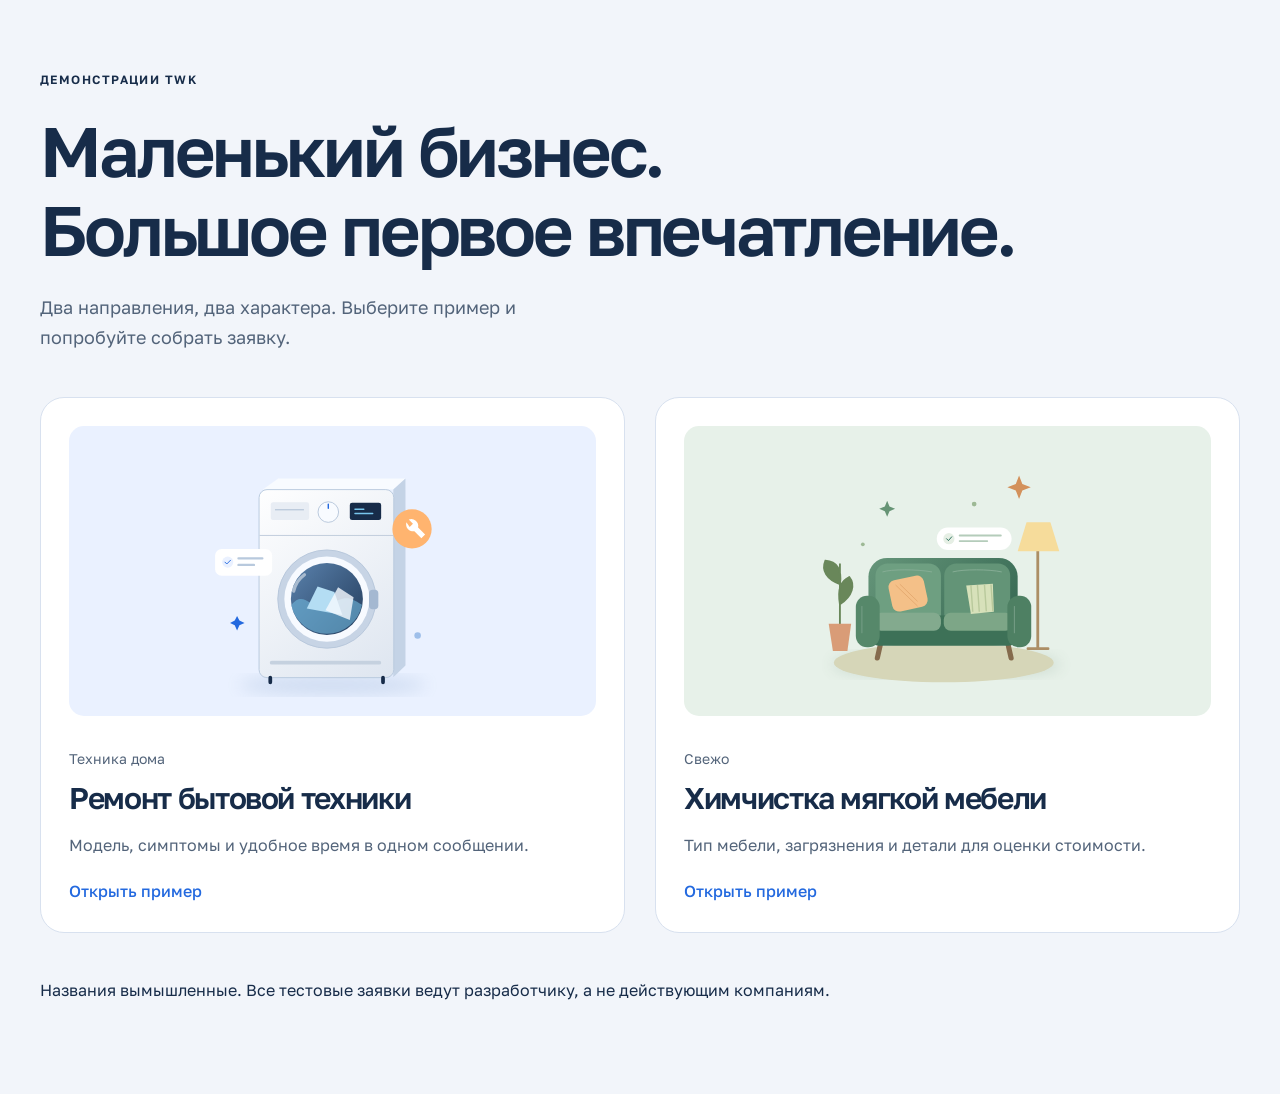
<file: index.html>
<!doctype html><html lang="ru"><head><meta charset="utf-8"><meta name="viewport" content="width=device-width, initial-scale=1"><title>Примеры сайтов для локального бизнеса</title><link rel="stylesheet" href="styles.css"></head><body class="gallery"><main class="wrap"><span class="eyebrow">Демонстрации TwK</span><h1>Маленький бизнес.<br>Большое первое впечатление.</h1><p class="intro">Два направления, два характера. Выберите пример и попробуйте собрать заявку.</p><div class="gallery-grid"><a href="repair/"><img src="assets/washer.svg" alt="Ремонт техники" width="680" height="620"><span>Техника дома</span><h2>Ремонт бытовой техники</h2><p>Модель, симптомы и удобное время в одном сообщении.</p><b>Открыть пример</b></a><a href="cleaning/"><img src="assets/sofa.svg" alt="Химчистка мебели" width="680" height="620"><span>Свежо</span><h2>Химчистка мягкой мебели</h2><p>Тип мебели, загрязнения и детали для оценки стоимости.</p><b>Открыть пример</b></a></div><p>Названия вымышленные. Все тестовые заявки ведут разработчику, а не действующим компаниям.</p></main></body></html>
</file>
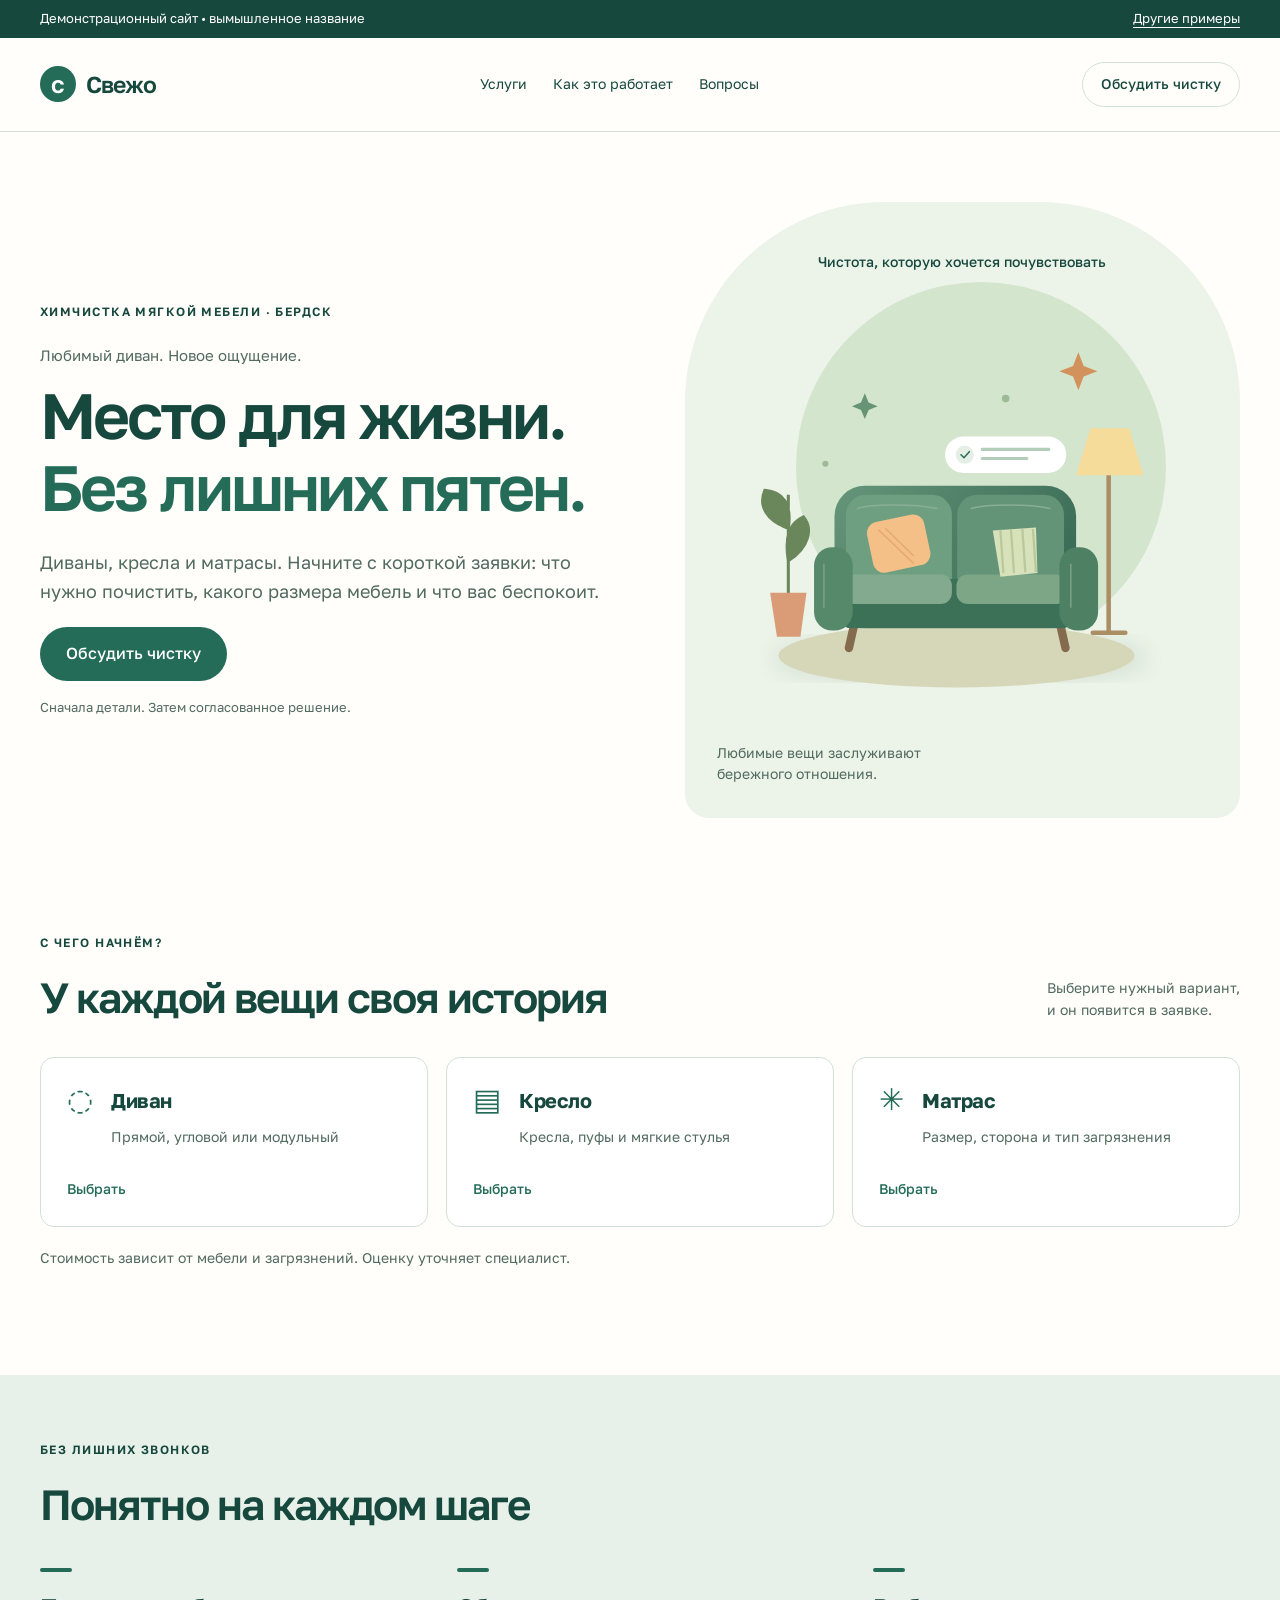
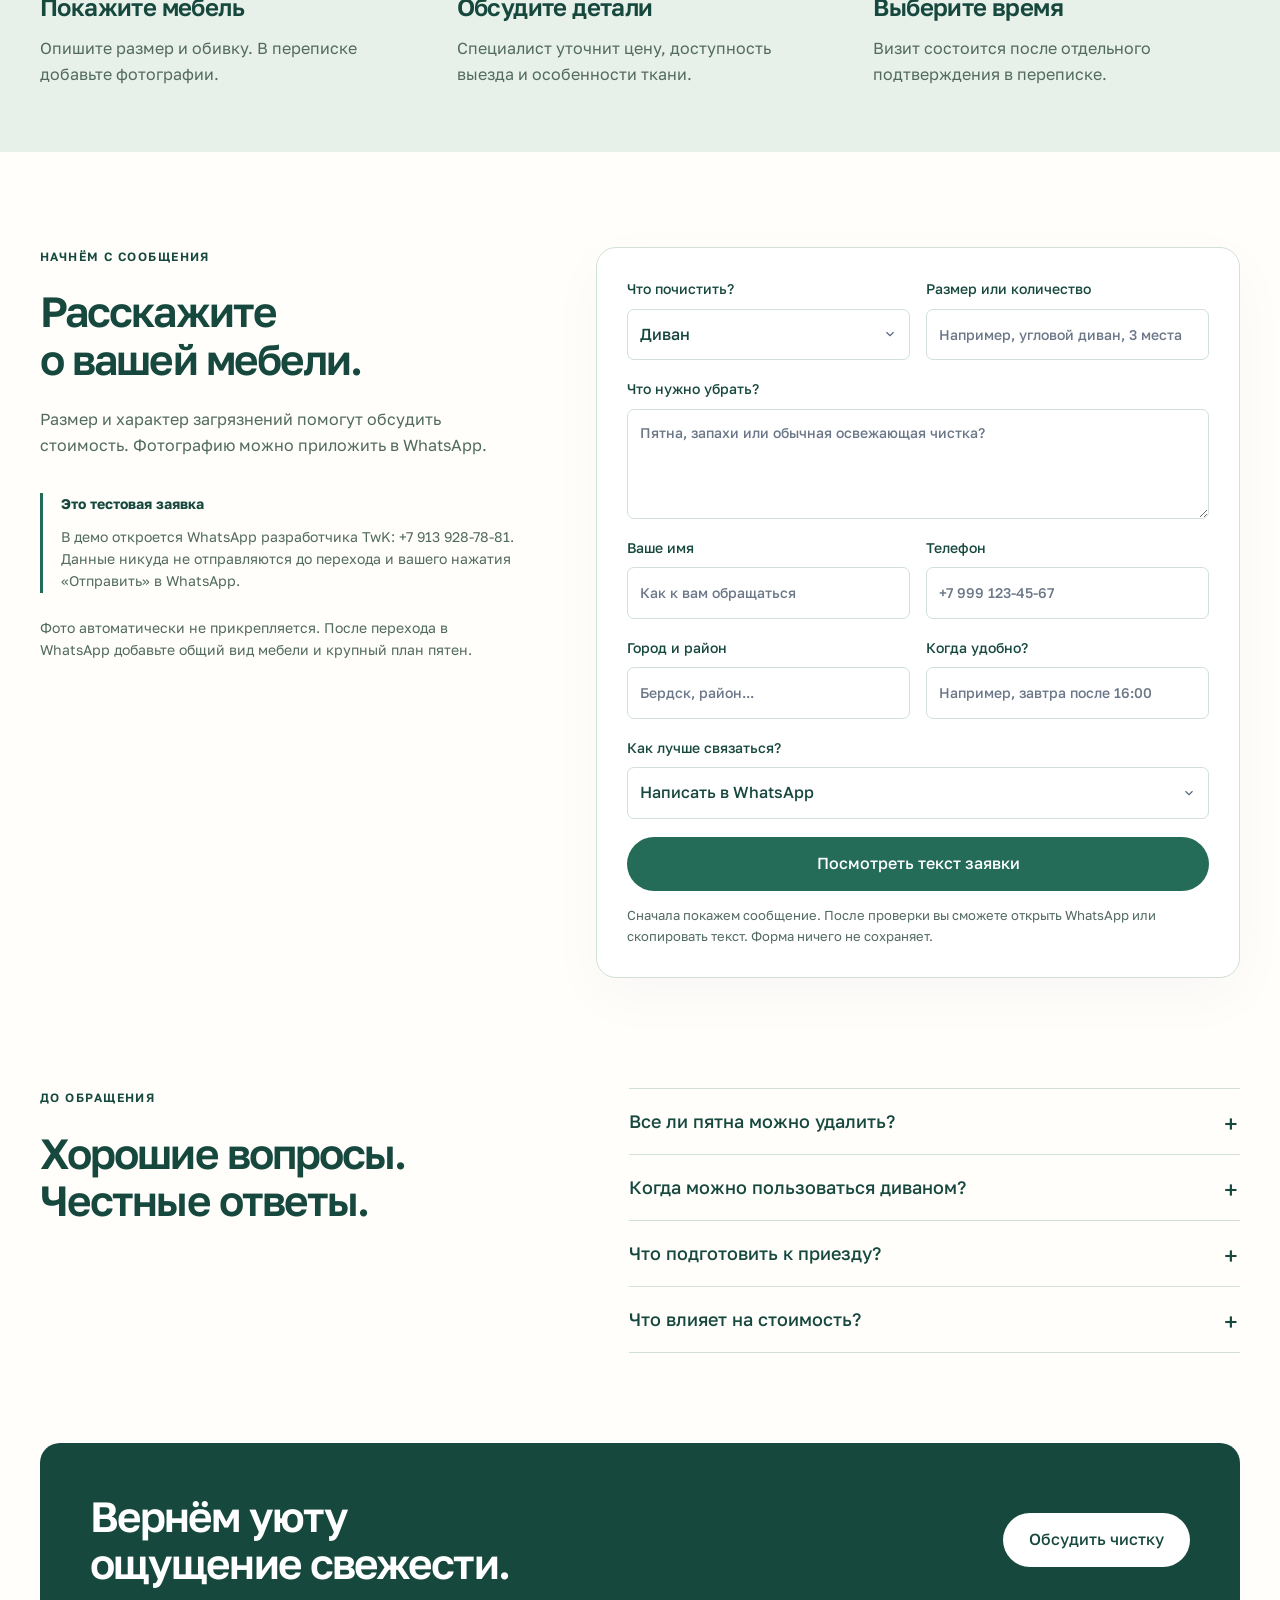
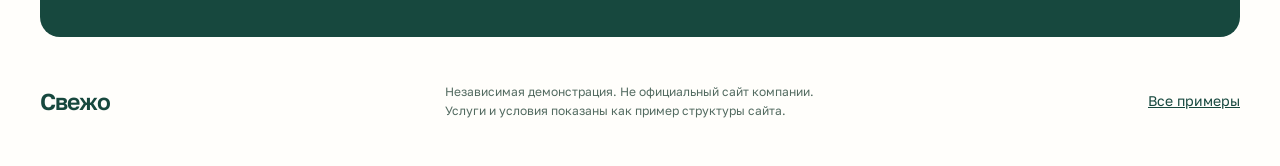
<file: cleaning/index.html>
<!doctype html><html lang="ru"><head><meta charset="utf-8"><meta name="viewport" content="width=device-width, initial-scale=1"><meta name="description" content="Независимый демонстрационный сайт: химчистка мягкой мебели, удобная заявка в WhatsApp."><meta name="theme-color" content="#1b695a"><title>Свежо · Химчистка мягкой мебели · Демо</title><link rel="icon" href="../assets/sofa.svg" type="image/svg+xml"><link rel="stylesheet" href="../styles.css"><script defer src="../app.js"></script></head>
<body class="cleaning" data-kind="Химчистка мягкой мебели"><div class="demo"><span>Демонстрационный сайт • вымышленное название</span><a href="../">Другие примеры</a></div>
<header><a class="brand" href="#home"><span class="brandmark" aria-hidden="true">с</span>Свежо</a><nav aria-label="Навигация"><a href="#services">Услуги</a><a href="#how">Как это работает</a><a href="#questions">Вопросы</a></nav><a class="header-cta" href="#request">Обсудить чистку</a></header>
<main id="home"><section class="hero wrap"><div class="hero-copy"><span class="eyebrow">Химчистка мягкой мебели · Бердск</span><p class="kicker">Любимый диван. Новое ощущение.</p><h1>Место для жизни.<br><em>Без лишних пятен.</em></h1><p class="intro">Диваны, кресла и матрасы. Начните с короткой заявки: что нужно почистить, какого размера мебель и что вас беспокоит.</p><a class="button primary" href="#request">Обсудить чистку</a><p class="micro">Сначала детали. Затем согласованное решение.</p></div><div class="hero-art"><div class="art-caption">Чистота, которую хочется почувствовать</div><img src="../assets/sofa.svg" alt="Авторская иллюстрация зелёного дивана" width="680" height="620"><div class="art-note">Любимые вещи заслуживают<br>бережного отношения.</div></div></section>
<section class="services wrap" id="services"><div class="section-head"><div><span class="eyebrow">С чего начнём?</span><h2>У каждой вещи своя история</h2></div><p>Выберите нужный вариант,<br>и он появится в заявке.</p></div><div class="service-list"><button class="service" type="button" data-service="Диван"><span class="service-icon" aria-hidden="true">◌</span><span><strong>Диван</strong><small>Прямой, угловой или модульный</small></span><span class="choose">Выбрать</span></button><button class="service" type="button" data-service="Кресло"><span class="service-icon" aria-hidden="true">▤</span><span><strong>Кресло</strong><small>Кресла, пуфы и мягкие стулья</small></span><span class="choose">Выбрать</span></button><button class="service" type="button" data-service="Матрас"><span class="service-icon" aria-hidden="true">✳</span><span><strong>Матрас</strong><small>Размер, сторона и тип загрязнения</small></span><span class="choose">Выбрать</span></button></div><p class="service-foot">Стоимость зависит от мебели и загрязнений. Оценку уточняет специалист.</p></section>
<section class="process" id="how"><div class="wrap"><span class="eyebrow">Без лишних звонков</span><h2>Понятно на каждом шаге</h2><div class="steps"><article><span class="step-mark" aria-hidden="true"></span><h3>Покажите мебель</h3><p>Опишите размер и обивку. В переписке добавьте фотографии.</p></article><article><span class="step-mark" aria-hidden="true"></span><h3>Обсудите детали</h3><p>Специалист уточнит цену, доступность выезда и особенности ткани.</p></article><article><span class="step-mark" aria-hidden="true"></span><h3>Выберите время</h3><p>Визит состоится после отдельного подтверждения в переписке.</p></article></div></div></section>
<section class="request wrap" id="request"><div class="request-copy"><span class="eyebrow">Начнём с сообщения</span><h2>Расскажите<br>о вашей мебели.</h2><p>Размер и характер загрязнений помогут обсудить стоимость. Фотографию можно приложить в WhatsApp.</p><aside><strong>Это тестовая заявка</strong><p>В демо откроется WhatsApp разработчика TwK: +7 913 928-78-81. Данные никуда не отправляются до перехода и вашего нажатия «Отправить» в WhatsApp.</p></aside><p class="photo-note">Фото автоматически не прикрепляется. После перехода в WhatsApp добавьте общий вид мебели и крупный план пятен.</p></div><form id="request-form"><div class="field-row"><label>Что почистить?<select name="service" required><option>Диван</option><option>Кресло</option><option>Матрас</option></select></label><label>Размер или количество<input name="model" placeholder="Например, угловой диван, 3 места" maxlength="120"></label></div><label>Что нужно убрать?<textarea name="problem" rows="3" placeholder="Пятна, запахи или обычная освежающая чистка?" required maxlength="1000"></textarea></label><div class="field-row"><label>Ваше имя<input name="name" autocomplete="given-name" placeholder="Как к вам обращаться" required maxlength="70"></label><label>Телефон<input name="phone" type="tel" inputmode="tel" autocomplete="tel" placeholder="+7 999 123-45-67" required maxlength="24"></label></div><div class="field-row"><label>Город и район<input name="area" placeholder="Бердск, район..." maxlength="150" required></label><label>Когда удобно?<input name="time" placeholder="Например, завтра после 16:00" maxlength="120"></label></div><label>Как лучше связаться?<select name="reply"><option>Написать в WhatsApp</option><option>Позвонить на указанный телефон</option></select></label><button class="button primary submit" type="submit">Посмотреть текст заявки</button><p class="form-hint">Сначала покажем сообщение. После проверки вы сможете открыть WhatsApp или скопировать текст. Форма ничего не сохраняет.</p></form></section>
<section class="faq wrap" id="questions"><div><span class="eyebrow">До обращения</span><h2>Хорошие вопросы.<br>Честные ответы.</h2></div><div><details><summary>Все ли пятна можно удалить?</summary><p>Результат зависит от ткани, возраста и происхождения пятна. Перед работой специалист должен оценить материал и ограничения. Полное удаление любых пятен заранее не обещается.</p></details><details><summary>Когда можно пользоваться диваном?</summary><p>Время высыхания зависит от обивки, влажности и проветривания. Уточните ориентир у специалиста для вашей мебели.</p></details><details><summary>Что подготовить к приезду?</summary><p>Согласуйте доступ к мебели, воде и электричеству. Уберите с мебели личные вещи, а остальные условия уточните в переписке.</p></details><details><summary>Что влияет на стоимость?</summary><p>Тип и размер мебели, ткань, загрязнения и дополнительные работы. В демо нет выдуманного прайса: условия согласуются со специалистом.</p></details></div></section>
<section class="final-cta wrap"><h2>Вернём уюту<br>ощущение свежести.</h2><a class="button" href="#request">Обсудить чистку</a></section></main>
<footer class="wrap"><a class="brand" href="#home">Свежо</a><p>Независимая демонстрация. Не официальный сайт компании.<br>Услуги и условия показаны как пример структуры сайта.</p><a href="../">Все примеры</a></footer>
<dialog id="preview"><div class="dialog-head"><h2>Ваша заявка</h2><button type="button" class="close" aria-label="Закрыть">×</button></div><p>Проверьте данные. Получатель в демо: TwK, +7 913 928-78-81.</p><pre id="message"></pre><a id="whatsapp" class="button primary" href="#">Открыть WhatsApp</a><button type="button" class="copy">Скопировать текст</button><p id="copy-status" aria-live="polite"></p><p class="form-hint">Если WhatsApp недоступен, скопируйте сообщение и передайте его удобным способом. Время и цена требуют подтверждения.</p></dialog></body></html>
</file>
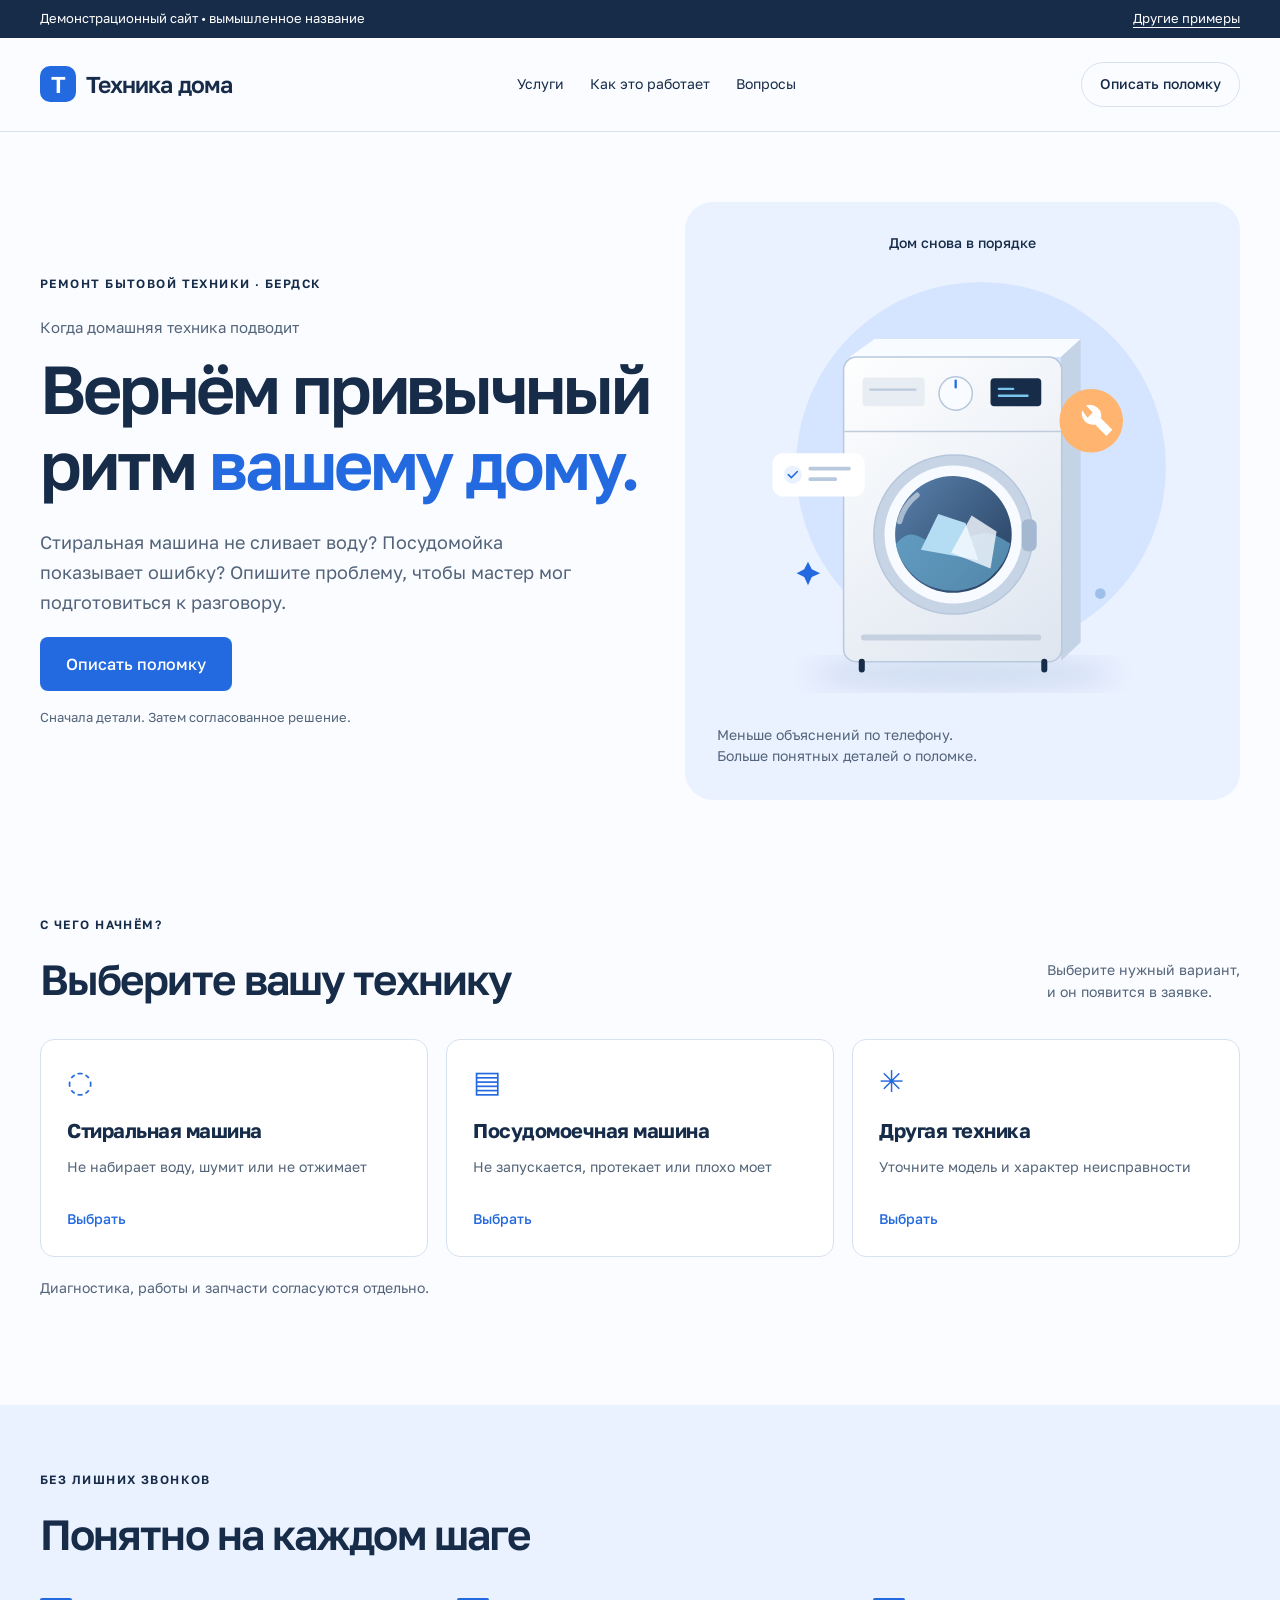
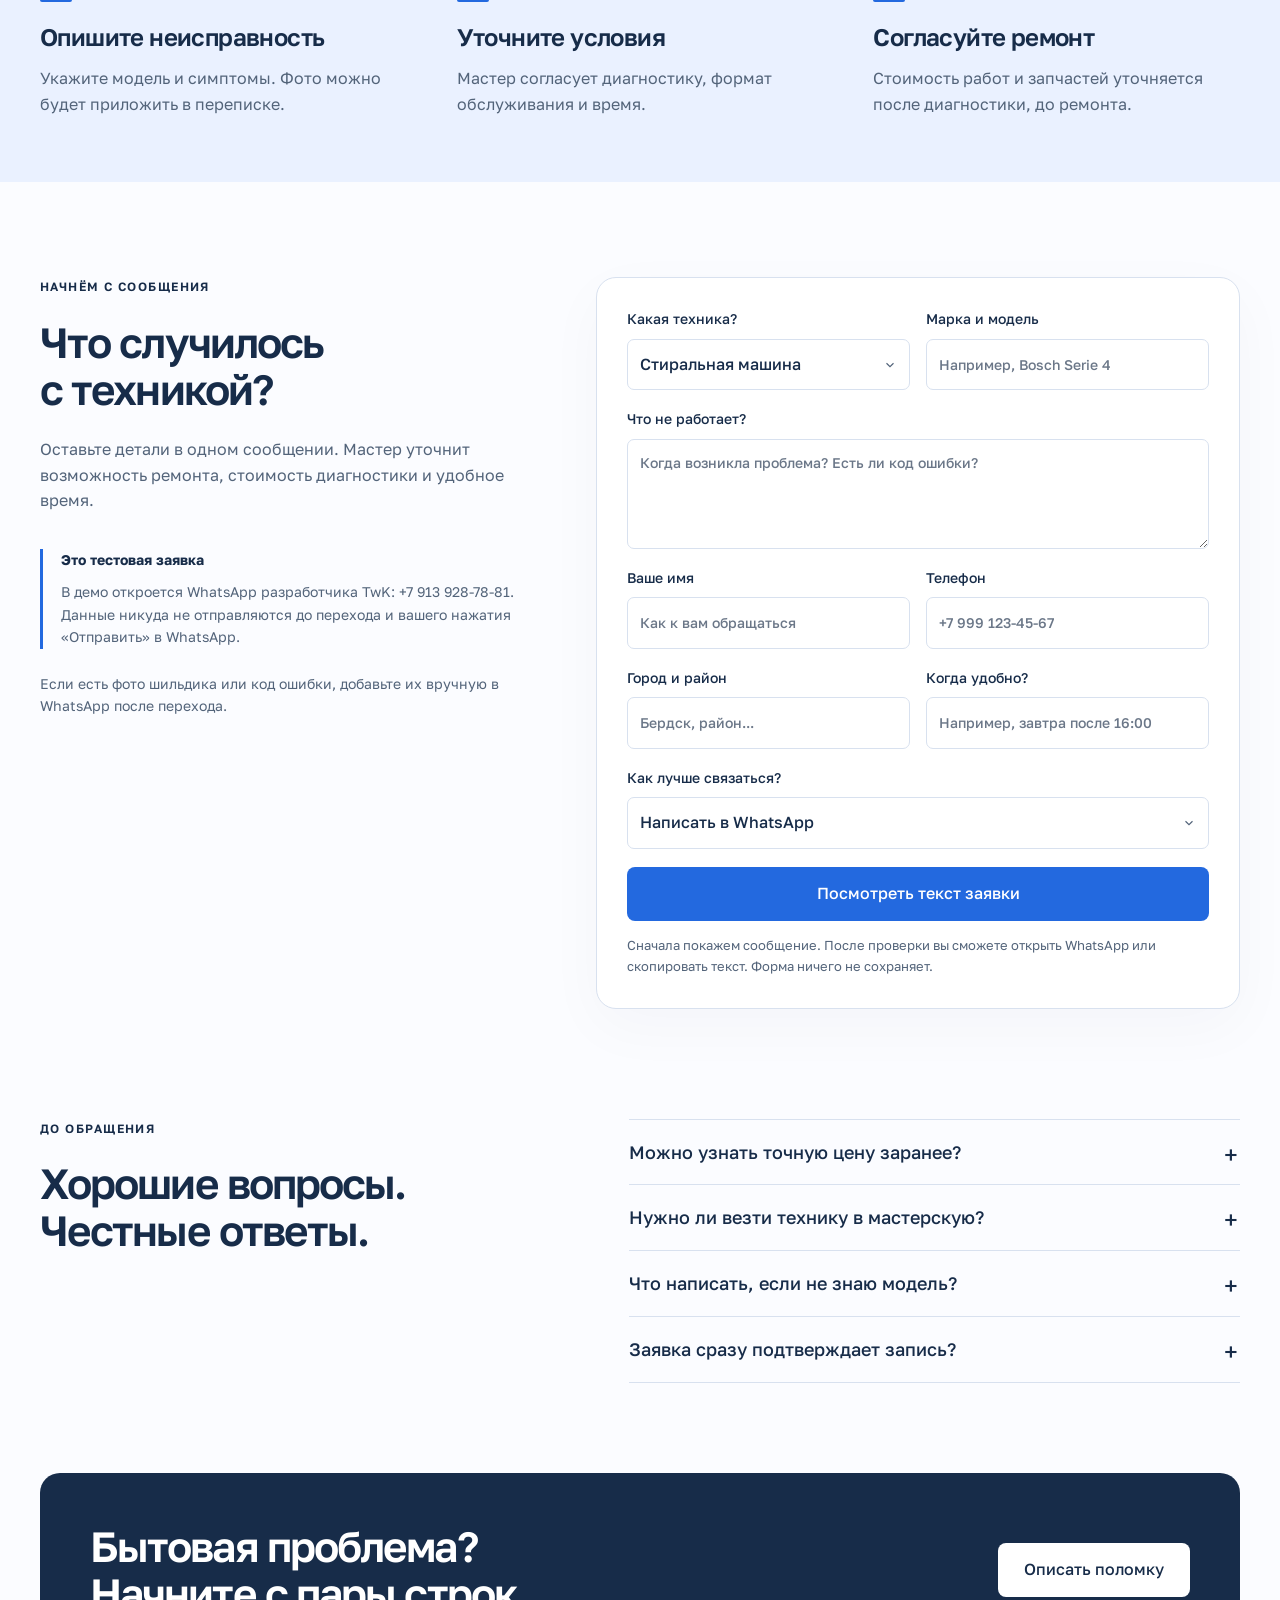
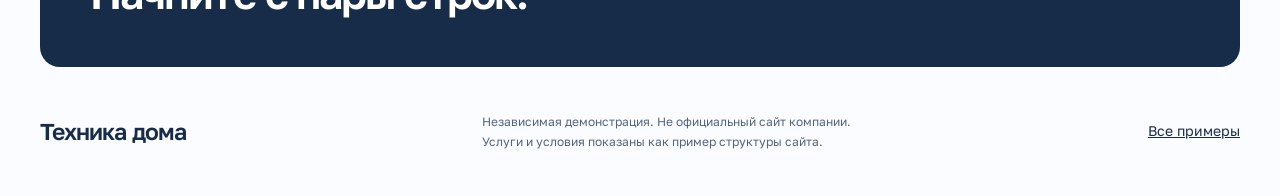
<file: repair/index.html>
<!doctype html><html lang="ru"><head><meta charset="utf-8"><meta name="viewport" content="width=device-width, initial-scale=1"><meta name="description" content="Независимый демонстрационный сайт: ремонт бытовой техники, удобная заявка в WhatsApp."><meta name="theme-color" content="#172c49"><title>Техника дома · Ремонт бытовой техники · Демо</title><link rel="icon" href="../assets/washer.svg" type="image/svg+xml"><link rel="stylesheet" href="../styles.css"><script defer src="../app.js"></script></head>
<body class="repair" data-kind="Ремонт бытовой техники"><div class="demo"><span>Демонстрационный сайт • вымышленное название</span><a href="../">Другие примеры</a></div>
<header><a class="brand" href="#home"><span class="brandmark" aria-hidden="true">Т</span>Техника дома</a><nav aria-label="Навигация"><a href="#services">Услуги</a><a href="#how">Как это работает</a><a href="#questions">Вопросы</a></nav><a class="header-cta" href="#request">Описать поломку</a></header>
<main id="home"><section class="hero wrap"><div class="hero-copy"><span class="eyebrow">Ремонт бытовой техники · Бердск</span><p class="kicker">Когда домашняя техника подводит</p><h1>Вернём привычный<br>ритм <em>вашему дому.</em></h1><p class="intro">Стиральная машина не сливает воду? Посудомойка показывает ошибку? Опишите проблему, чтобы мастер мог подготовиться к разговору.</p><a class="button primary" href="#request">Описать поломку</a><p class="micro">Сначала детали. Затем согласованное решение.</p></div><div class="hero-art"><div class="art-caption">Дом снова в порядке</div><img src="../assets/washer.svg" alt="Авторская иллюстрация стиральной машины" width="680" height="620"><div class="art-note">Меньше объяснений по телефону.<br>Больше понятных деталей о поломке.</div></div></section>
<section class="services wrap" id="services"><div class="section-head"><div><span class="eyebrow">С чего начнём?</span><h2>Выберите вашу технику</h2></div><p>Выберите нужный вариант,<br>и он появится в заявке.</p></div><div class="service-list"><button class="service" type="button" data-service="Стиральная машина"><span class="service-icon" aria-hidden="true">◌</span><span><strong>Стиральная машина</strong><small>Не набирает воду, шумит или не отжимает</small></span><span class="choose">Выбрать</span></button><button class="service" type="button" data-service="Посудомоечная машина"><span class="service-icon" aria-hidden="true">▤</span><span><strong>Посудомоечная машина</strong><small>Не запускается, протекает или плохо моет</small></span><span class="choose">Выбрать</span></button><button class="service" type="button" data-service="Другая техника"><span class="service-icon" aria-hidden="true">✳</span><span><strong>Другая техника</strong><small>Уточните модель и характер неисправности</small></span><span class="choose">Выбрать</span></button></div><p class="service-foot">Диагностика, работы и запчасти согласуются отдельно.</p></section>
<section class="process" id="how"><div class="wrap"><span class="eyebrow">Без лишних звонков</span><h2>Понятно на каждом шаге</h2><div class="steps"><article><span class="step-mark" aria-hidden="true"></span><h3>Опишите неисправность</h3><p>Укажите модель и симптомы. Фото можно будет приложить в переписке.</p></article><article><span class="step-mark" aria-hidden="true"></span><h3>Уточните условия</h3><p>Мастер согласует диагностику, формат обслуживания и время.</p></article><article><span class="step-mark" aria-hidden="true"></span><h3>Согласуйте ремонт</h3><p>Стоимость работ и запчастей уточняется после диагностики, до ремонта.</p></article></div></div></section>
<section class="request wrap" id="request"><div class="request-copy"><span class="eyebrow">Начнём с сообщения</span><h2>Что случилось<br>с техникой?</h2><p>Оставьте детали в одном сообщении. Мастер уточнит возможность ремонта, стоимость диагностики и удобное время.</p><aside><strong>Это тестовая заявка</strong><p>В демо откроется WhatsApp разработчика TwK: +7 913 928-78-81. Данные никуда не отправляются до перехода и вашего нажатия «Отправить» в WhatsApp.</p></aside><p class="photo-note">Если есть фото шильдика или код ошибки, добавьте их вручную в WhatsApp после перехода.</p></div><form id="request-form"><div class="field-row"><label>Какая техника?<select name="service" required><option>Стиральная машина</option><option>Посудомоечная машина</option><option>Другая техника</option></select></label><label>Марка и модель<input name="model" placeholder="Например, Bosch Serie 4" maxlength="120"></label></div><label>Что не работает?<textarea name="problem" rows="3" placeholder="Когда возникла проблема? Есть ли код ошибки?" required maxlength="1000"></textarea></label><div class="field-row"><label>Ваше имя<input name="name" autocomplete="given-name" placeholder="Как к вам обращаться" required maxlength="70"></label><label>Телефон<input name="phone" type="tel" inputmode="tel" autocomplete="tel" placeholder="+7 999 123-45-67" required maxlength="24"></label></div><div class="field-row"><label>Город и район<input name="area" placeholder="Бердск, район..." maxlength="150" required></label><label>Когда удобно?<input name="time" placeholder="Например, завтра после 16:00" maxlength="120"></label></div><label>Как лучше связаться?<select name="reply"><option>Написать в WhatsApp</option><option>Позвонить на указанный телефон</option></select></label><button class="button primary submit" type="submit">Посмотреть текст заявки</button><p class="form-hint">Сначала покажем сообщение. После проверки вы сможете открыть WhatsApp или скопировать текст. Форма ничего не сохраняет.</p></form></section>
<section class="faq wrap" id="questions"><div><span class="eyebrow">До обращения</span><h2>Хорошие вопросы.<br>Честные ответы.</h2></div><div><details><summary>Можно узнать точную цену заранее?</summary><p>По описанию можно обсудить предварительные условия. Окончательная стоимость зависит от диагностики, работ и запчастей. Ничего не оплачивается через эту форму.</p></details><details><summary>Нужно ли везти технику в мастерскую?</summary><p>Формат обслуживания нужно согласовать с мастером. В заявке укажите район и уточните, удобен ли вам выезд или приём в мастерской.</p></details><details><summary>Что написать, если не знаю модель?</summary><p>Опишите технику и проблему своими словами. После перехода в WhatsApp можно отправить фото наклейки с моделью.</p></details><details><summary>Заявка сразу подтверждает запись?</summary><p>Нет. Сообщение отправляете вы, а мастер отдельно подтверждает время и условия.</p></details></div></section>
<section class="final-cta wrap"><h2>Бытовая проблема?<br>Начните с пары строк.</h2><a class="button" href="#request">Описать поломку</a></section></main>
<footer class="wrap"><a class="brand" href="#home">Техника дома</a><p>Независимая демонстрация. Не официальный сайт компании.<br>Услуги и условия показаны как пример структуры сайта.</p><a href="../">Все примеры</a></footer>
<dialog id="preview"><div class="dialog-head"><h2>Ваша заявка</h2><button type="button" class="close" aria-label="Закрыть">×</button></div><p>Проверьте данные. Получатель в демо: TwK, +7 913 928-78-81.</p><pre id="message"></pre><a id="whatsapp" class="button primary" href="#">Открыть WhatsApp</a><button type="button" class="copy">Скопировать текст</button><p id="copy-status" aria-live="polite"></p><p class="form-hint">Если WhatsApp недоступен, скопируйте сообщение и передайте его удобным способом. Время и цена требуют подтверждения.</p></dialog></body></html>
</file>
<file: styles.css>
@font-face{font-family:Golos;src:url('assets/GolosText.ttf') format('truetype');font-display:swap}*{box-sizing:border-box}html{scroll-behavior:smooth;scroll-padding-top:110px}body{margin:0;font:16px/1.6 Golos,Arial,sans-serif;background:#fbfcff;color:var(--ink,#172c49);--ink:#172c49;--accent:#2369df;--soft:#eaf1ff;--muted:#53647a;--line:#d8e1ef}body.cleaning{--ink:#17483e;--accent:#246c58;--soft:#e7f1e9;--muted:#526a60;--line:#d1e1d8;background:#fffefb}a{color:inherit;text-decoration:none}button,input,select,textarea{font:inherit}button,a,input,textarea,select,summary{-webkit-tap-highlight-color:transparent}button,a,summary{touch-action:manipulation}button{cursor:pointer}button:focus-visible,a:focus-visible,summary:focus-visible{outline:3px solid #db752d;outline-offset:5px}p{margin:0 0 20px}h1,h2,h3{line-height:1.12;font-weight:600;letter-spacing:-.045em;margin:0}h1{font-size:clamp(44px,5.3vw,76px)}h1 em{color:var(--accent);font-style:normal}h2{font-size:clamp(32px,3.3vw,46px)}h3{font-size:24px;letter-spacing:-.025em}small{font-size:14px}.wrap{width:min(1200px,calc(100% - 80px));margin-inline:auto}.demo{background:var(--ink);color:white;min-height:38px;padding:8px 40px;display:flex;justify-content:space-between;gap:20px;font-size:13px}.demo a{text-decoration:underline;text-underline-offset:4px}header{height:94px;display:flex;align-items:center;justify-content:space-between;gap:30px;padding:0 max(40px,calc((100vw - 1200px)/2));background:#fbfcfff2;position:sticky;top:0;z-index:10;border-bottom:1px solid var(--line);backdrop-filter:blur(16px)}.cleaning header{background:#fffefbf2}.brand{font-size:23px;font-weight:600;letter-spacing:-.04em;display:inline-flex;align-items:center;gap:10px;white-space:nowrap}.brandmark{width:36px;height:36px;border-radius:10px;background:var(--accent);color:white;display:grid;place-items:center;font-size:23px}.cleaning .brandmark{border-radius:50%;font-size:30px}nav{display:flex;gap:26px;font-size:14px}nav a:hover{color:var(--accent)}.header-cta{font-size:14px;font-weight:500;border:1px solid var(--line);border-radius:30px;padding:10px 18px;white-space:nowrap}.header-cta:hover{background:var(--soft)}.hero{display:grid;grid-template-columns:1.1fr 1fr;gap:34px;align-items:center;padding-block:70px 80px}.eyebrow{text-transform:uppercase;letter-spacing:.12em;font-size:12px;font-weight:600;display:block;margin-bottom:22px}.kicker{font-size:15px;color:var(--muted);margin-bottom:12px}.intro{font-size:18px;line-height:1.65;color:var(--muted);max-width:570px;margin-top:25px}.button{display:inline-flex;align-items:center;justify-content:center;min-height:54px;padding:14px 26px;border:0;border-radius:8px;background:var(--ink);color:white;font-weight:500;font-size:16px;transition:transform .2s,background .2s}.button:hover{transform:translateY(-2px)}.primary{background:var(--accent)}.micro{font-size:13px;color:var(--muted);margin-top:16px;margin-bottom:0}.hero-art{position:relative;isolation:isolate;min-width:0;background:var(--soft);border-radius:28px;padding:30px 20px 20px;overflow:hidden}.hero-art:before{content:'';width:370px;height:370px;position:absolute;left:20%;top:80px;background:#d6e5ff;border-radius:50%;z-index:-1}.hero-art img{display:block;width:100%;height:auto;animation:arrive .8s ease both}.art-caption{font-size:14px;font-weight:500;text-align:center}.art-note{font-size:14px;line-height:1.5;padding:0 12px 14px;color:var(--muted)}.cleaning .hero-art{border-radius:200px 200px 24px 24px;background:#ecf3e8;padding-top:50px}.cleaning .hero-art:before{background:#d4e5ce}.cleaning .hero-copy h1{font-size:clamp(44px,5vw,70px)}.cleaning .button{border-radius:30px}.section-head{display:flex;align-items:end;justify-content:space-between;gap:30px;margin-bottom:35px}.section-head p{font-size:14px;color:var(--muted);margin:0}.services{padding-block:35px 85px}.service-list{display:grid;grid-template-columns:repeat(3,1fr);gap:18px}.service{display:flex;flex-wrap:wrap;gap:18px;text-align:left;border:1px solid var(--line);padding:26px;background:white;border-radius:14px;color:var(--ink);transition:background .2s,border-color .2s,transform .2s}.service:hover,.service.selected{background:var(--soft);border-color:var(--accent);transform:translateY(-3px)}.service-icon{font-size:30px;line-height:1;color:var(--accent)}.service strong{display:block;font-size:20px;letter-spacing:-.025em}.service small{display:block;color:var(--muted);margin-top:10px}.choose{width:100%;font-size:14px;font-weight:500;margin-top:12px;color:var(--accent)}.service-foot{color:var(--muted);font-size:14px;margin-top:20px}.process{padding-block:65px;background:var(--soft)}.steps{display:grid;grid-template-columns:repeat(3,1fr);gap:50px;margin-top:40px}.steps p{color:var(--muted);margin:15px 0 0}.step-mark{width:32px;height:4px;background:var(--accent);display:block;margin-bottom:22px;border-radius:4px}.request{padding-block:95px;display:grid;grid-template-columns:.85fr 1.15fr;gap:80px}.request-copy>p{color:var(--muted);margin-top:24px}.request-copy aside{border-left:3px solid var(--accent);padding:0 0 0 18px;margin-top:35px;font-size:14px}.request-copy aside p{margin:10px 0 0;color:var(--muted)}.photo-note{font-size:14px}form{border:1px solid var(--line);background:white;padding:30px;border-radius:20px;box-shadow:0 18px 60px #172c4908}label{display:block;font-size:14px;font-weight:500;margin-bottom:18px}.field-row{display:grid;grid-template-columns:1fr 1fr;gap:16px}input,textarea,select{display:block;width:100%;min-width:0;border:1px solid var(--line);background:#fff;border-radius:7px;padding:12px;color:var(--ink);margin-top:8px;font-size:16px;outline-offset:3px}textarea{resize:vertical;min-height:110px}select{appearance:none;padding-right:36px;background-image:url("data:image/svg+xml,%3Csvg xmlns='http://www.w3.org/2000/svg' width='14' height='14' viewBox='0 0 24 24' fill='none' stroke='%2353647a' stroke-width='2'%3E%3Cpath d='m6 9 6 6 6-6'/%3E%3C/svg%3E");background-repeat:no-repeat;background-position:right 12px center}input:focus,select:focus,textarea:focus{outline:2px solid var(--accent)}input::placeholder,textarea::placeholder{color:#6b7788;font-size:14px;opacity:1}.submit{width:100%}.form-hint{font-size:13px;color:var(--muted);margin:14px 0 0;line-height:1.65}.faq{display:grid;grid-template-columns:1fr 1.2fr;gap:80px;padding-block:15px 90px}details{border-top:1px solid var(--line);padding:18px 0}details:last-child{border-bottom:1px solid var(--line)}summary{font-size:18px;font-weight:500;cursor:pointer;list-style:none;position:relative;padding-right:28px}summary::-webkit-details-marker{display:none}summary:after{content:'+';position:absolute;right:2px;top:-3px;font-size:25px;font-weight:400}details[open] summary:after{content:'−'}details p{color:var(--muted);margin:14px 0 0;font-size:15px}.final-cta{padding:50px;background:var(--ink);border-radius:20px;color:#fff;display:flex;justify-content:space-between;align-items:center;gap:30px}.final-cta .button{background:white;color:var(--ink)}footer{display:flex;justify-content:space-between;gap:30px;align-items:center;padding-block:45px}footer p{font-size:12px;color:var(--muted);margin:0}footer>a:last-child{font-size:14px;text-decoration:underline}dialog{width:min(620px,calc(100% - 32px));border:1px solid var(--line);border-radius:20px;padding:28px;color:var(--ink);max-height:90dvh;box-shadow:0 25px 100px #0003}dialog::backdrop{background:#10243bbc;backdrop-filter:blur(6px)}dialog h2{font-size:30px}.dialog-head{display:flex;align-items:center;justify-content:space-between;gap:15px;margin-bottom:16px}.close{font-size:30px;border:0;background:var(--soft);width:42px;height:42px;border-radius:50%;color:var(--ink)}dialog>p{font-size:14px}pre{white-space:pre-wrap;overflow-wrap:anywhere;font:14px/1.65 Golos,Arial,sans-serif;background:var(--soft);padding:18px;border-radius:10px;max-height:35vh;overflow:auto}dialog .button{width:100%}.copy{background:transparent;border:1px solid var(--line);border-radius:8px;padding:12px;width:100%;margin-top:10px;color:var(--ink)}#copy-status{margin:8px 0}.gallery{background:#f2f5fa}.gallery main{padding-block:70px}.gallery h1{font-size:clamp(40px,5.5vw,70px);max-width:1000px}.gallery-grid{display:grid;grid-template-columns:1fr 1fr;gap:30px;margin-block:45px}.gallery-grid>a{background:white;padding:28px;border-radius:24px;border:1px solid #d8e1ef;transition:transform .2s}.gallery-grid>a:hover{transform:translateY(-4px)}.gallery-grid img{width:100%;height:290px;background:#eaf1ff;border-radius:15px;object-fit:contain;margin-bottom:22px}.gallery-grid>a+ a img{background:#e7f1e9}.gallery-grid h2{font-size:30px;margin-block:10px 18px}.gallery-grid p{color:#53647a}.gallery-grid span{font-size:14px;color:#53647a}.gallery-grid b{color:#2369df;font-weight:500}@keyframes arrive{from{opacity:0;transform:translateY(15px)}to{opacity:1;transform:translateY(0)}}@media(min-width:1550px){.hero{gap:60px}}@media(max-width:1050px){header nav{display:none}.request,.faq{gap:35px}.wrap{width:calc(100% - 48px)}header{padding-inline:24px}.hero{gap:24px}h1,.cleaning .hero-copy h1{font-size:48px}.service{padding:20px}.service strong{font-size:18px}.steps{gap:26px}.field-row{grid-template-columns:1fr;gap:0}}@media(max-width:700px){html{scroll-padding-top:80px}.wrap{width:calc(100% - 36px)}.demo{padding:8px 18px;font-size:12px;gap:10px}.demo span{max-width:215px}.demo a{white-space:nowrap;align-self:center}header{height:76px;padding-inline:18px;gap:10px}.brand{font-size:19px;gap:7px}.brandmark{width:30px;height:30px;font-size:20px}.header-cta{font-size:12px;padding:9px 11px}.hero{grid-template-columns:1fr;padding-block:36px 50px;gap:32px}.eyebrow{font-size:12px;margin-bottom:18px}.kicker{font-size:14px}h1,.cleaning .hero-copy h1{font-size:clamp(38px,10.5vw,58px)}.intro{font-size:16px;margin-top:20px}.hero-art{padding-top:24px;max-width:450px;width:100%;margin:auto}.hero-art img{max-height:350px}.art-note{font-size:13px;padding-bottom:8px}.cleaning .hero-art{padding-top:35px}.hero-art:before{width:260px;height:260px;top:50px}.section-head{display:block}.section-head>p{margin-top:18px}.service-list{grid-template-columns:1fr;gap:12px}.service{padding:20px;flex-wrap:nowrap;align-items:center}.service-icon{flex-shrink:0}.service strong{font-size:18px}.service small{margin-top:5px;font-size:13px}.choose{width:auto;margin:0 0 0 auto;font-size:12px}.services{padding-block:10px 40px}.steps{grid-template-columns:1fr;gap:28px;margin-top:30px}.step-mark{margin-bottom:14px}.steps p{margin-top:10px}.process{padding-block:40px}.request{grid-template-columns:1fr;padding-block:50px;gap:20px}form{padding:22px 18px}.request-copy aside{margin-top:24px}.request-copy>p{margin-top:20px}.field-row{grid-template-columns:1fr}.faq{grid-template-columns:1fr;gap:28px;padding-bottom:45px}summary{font-size:16px}.final-cta{padding:30px 24px;display:block}.final-cta h2{font-size:32px}.final-cta .button{margin-top:24px}footer{display:block;padding-block:30px}footer p{margin-block:18px}dialog{padding:20px}dialog h2{font-size:26px}.gallery main{padding-block:35px}.gallery-grid{grid-template-columns:1fr;gap:22px;margin-block:30px}.gallery-grid>a{padding:22px}.gallery-grid img{height:250px}.gallery-grid h2{font-size:26px}}@media(prefers-reduced-motion:reduce){html{scroll-behavior:auto}*,*:before,*:after{animation:none!important;transition:none!important}}
/* Keep the caption within the curved illustration panel. */
.cleaning .art-caption{max-width:65%;margin-inline:auto;line-height:1.45}.cleaning .brandmark{font-size:24px;line-height:1}
</file>
